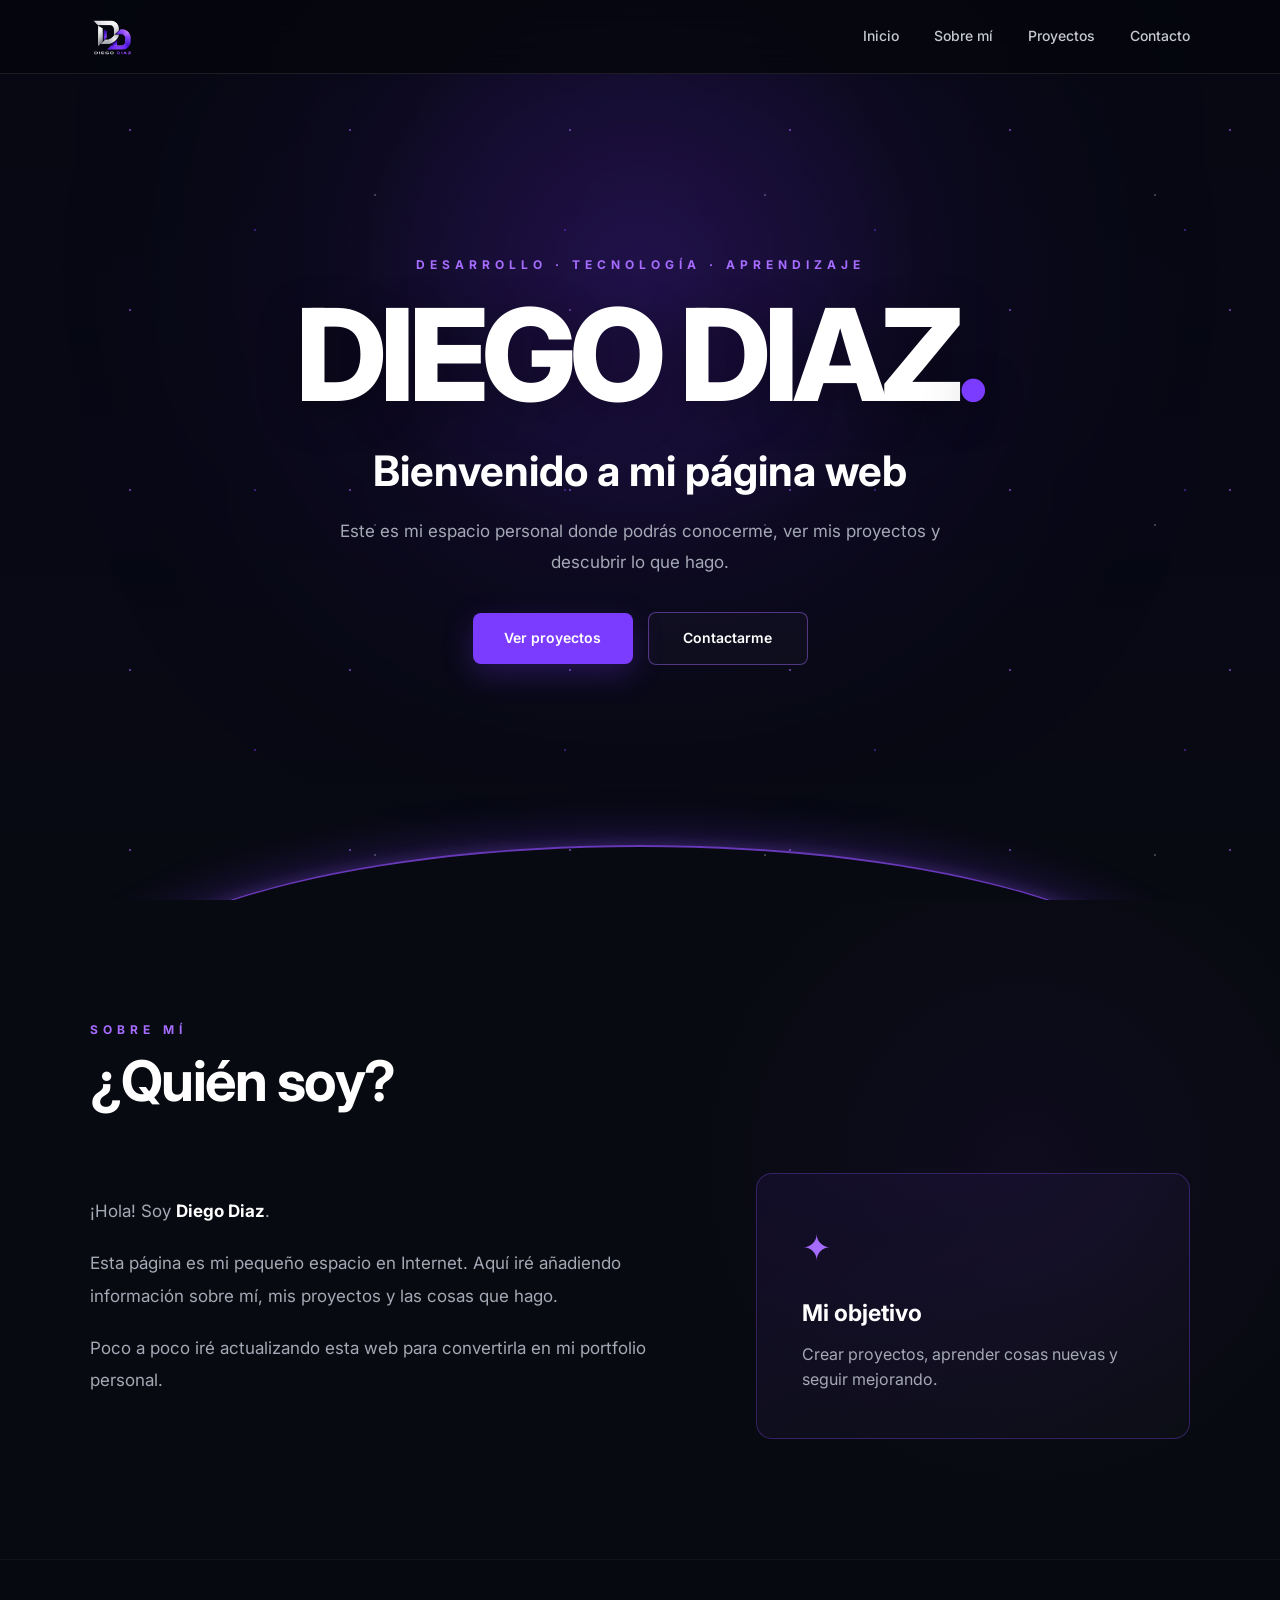
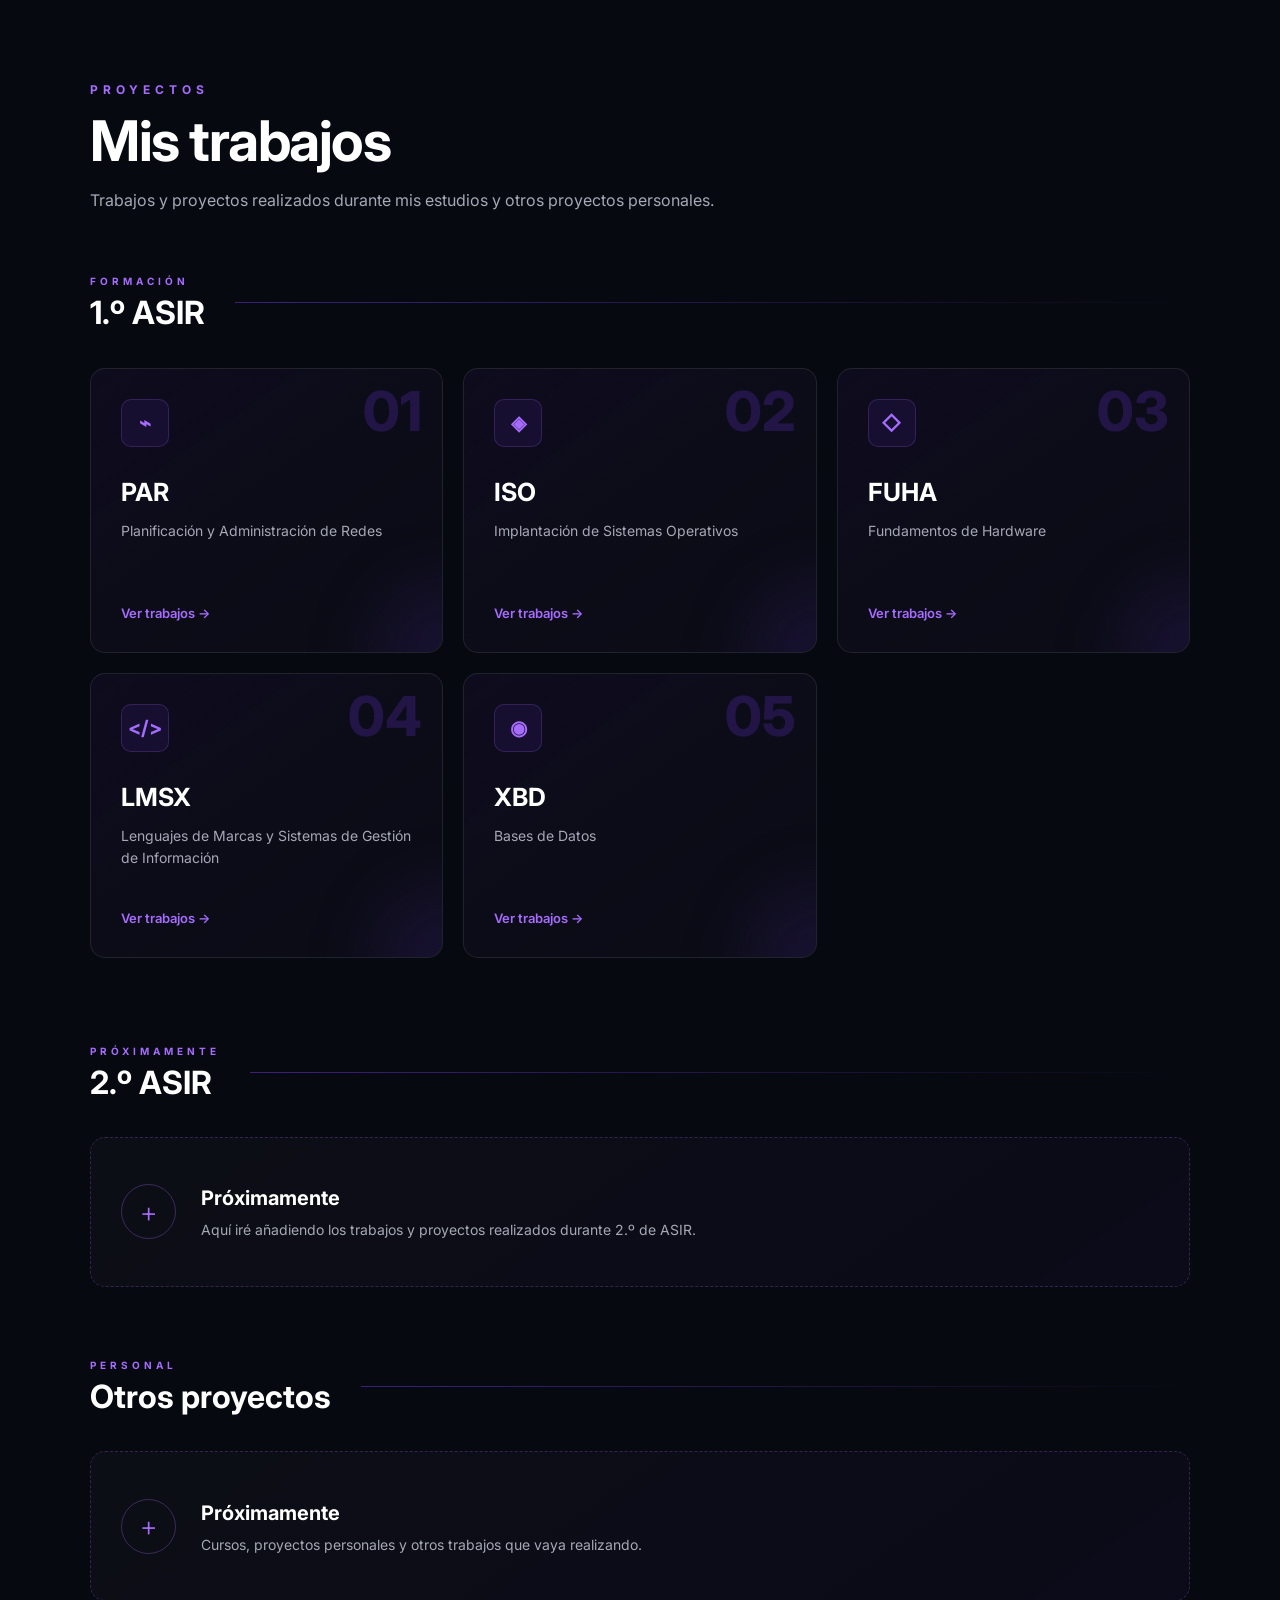
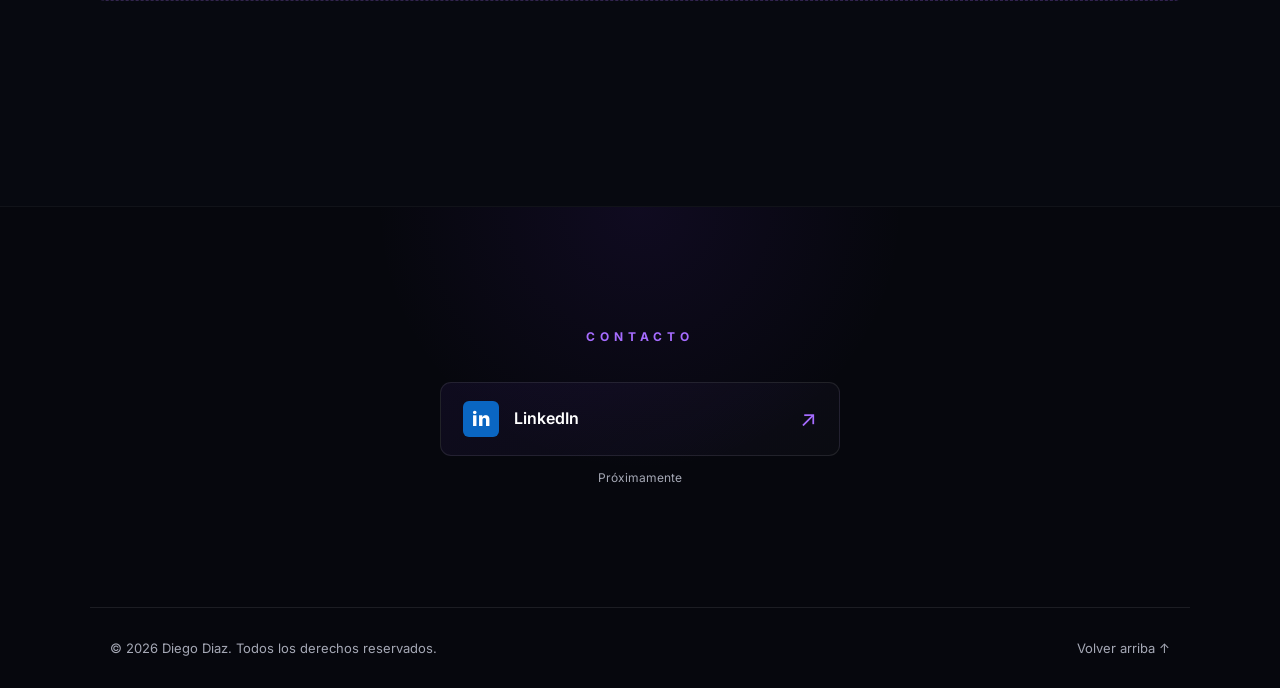
<file: index.html>
<!DOCTYPE html>
<html lang="es">

<head>
    <meta charset="UTF-8">
    <meta name="viewport" content="width=device-width, initial-scale=1.0">

    <title>Diego Diaz | Portfolio</title>

    <meta name="description" content="Portfolio personal de Diego Diaz">

    <link rel="stylesheet" href="style.css">

    <!-- Google Fonts -->
    <link rel="preconnect" href="https://fonts.googleapis.com">
    <link rel="preconnect" href="https://fonts.gstatic.com" crossorigin>

    <link
        href="https://fonts.googleapis.com/css2?family=Inter:wght@400;500;600;700;800&display=swap"
        rel="stylesheet"
    >
</head>

<body>

    <!-- =========================
         NAVEGACIÓN
    ========================== -->

    <header class="navbar">

        <div class="nav-container">

            <a href="#inicio" class="logo">
                <img src="logo.png" alt="Diego Diaz">
            </a>

            <nav>
                <a href="#inicio">Inicio</a>
                <a href="#sobre-mi">Sobre mí</a>
                <a href="#proyectos">Proyectos</a>
                <a href="#contacto">Contacto</a>
            </nav>

        </div>

    </header>


    <!-- =========================
         CONTENIDO
    ========================== -->

    <main>

        <!-- =========================
             INICIO
        ========================== -->

        <section id="inicio" class="hero">

            <div class="stars"></div>

            <div class="hero-glow"></div>

            <div class="hero-content">

                <p class="hero-small">
                    DESARROLLO · TECNOLOGÍA · APRENDIZAJE
                </p>

                <h1>
                    DIEGO DIAZ<span>.</span>
                </h1>

                <h2>
                    Bienvenido a mi página web
                </h2>

                <p class="hero-description">
                    Este es mi espacio personal donde podrás conocerme,
                    ver mis proyectos y descubrir lo que hago.
                </p>

                <div class="hero-buttons">

                    <a href="#proyectos" class="button primary">
                        Ver proyectos
                    </a>

                    <a href="#contacto" class="button secondary">
                        Contactarme
                    </a>

                </div>

            </div>

            <div class="hero-arc"></div>

        </section>


        <!-- =========================
             SOBRE MÍ
        ========================== -->

        <section id="sobre-mi" class="section about-section">

            <div class="section-container">

                <div class="section-heading">

                    <p class="section-label">
                        SOBRE MÍ
                    </p>

                    <h2 class="section-title">
                        ¿Quién soy?
                    </h2>

                </div>


                <div class="about-grid">

                    <div class="about-text">

                        <p>
                            ¡Hola! Soy <strong>Diego Diaz</strong>.
                        </p>

                        <p>
                            Esta página es mi pequeño espacio en Internet.
                            Aquí iré añadiendo información sobre mí,
                            mis proyectos y las cosas que hago.
                        </p>

                        <p>
                            Poco a poco iré actualizando esta web para
                            convertirla en mi portfolio personal.
                        </p>

                    </div>


                    <div class="about-card">

                        <div class="about-icon">
                            ✦
                        </div>

                        <h3>
                            Mi objetivo
                        </h3>

                        <p>
                            Crear proyectos, aprender cosas nuevas
                            y seguir mejorando.
                        </p>

                    </div>

                </div>

            </div>

        </section>


        <!-- =========================
             PROYECTOS
        ========================== -->

        <section id="proyectos" class="section projects-section">

            <div class="section-container">

                <div class="section-heading">

                    <p class="section-label">
                        PROYECTOS
                    </p>

                    <h2 class="section-title">
                        Mis trabajos
                    </h2>

                    <p class="section-description">
                        Trabajos y proyectos realizados durante mis estudios
                        y otros proyectos personales.
                    </p>

                </div>


                <!-- =========================
                     1.º ASIR
                ========================== -->

                <div class="study-section">

                    <div class="study-header">

                        <div>
                            <p class="study-label">
                                FORMACIÓN
                            </p>

                            <h3>
                                1.º ASIR
                            </h3>
                        </div>

                        <span class="study-line"></span>

                    </div>


                    <div class="subjects-grid">


                        <!-- PAR -->

                        <article class="subject-card">

                            <div class="subject-number">
                                01
                            </div>

                            <div class="subject-icon">
                                ⌁
                            </div>

                            <h4>
                                PAR
                            </h4>

                            <p>
                                Planificación y Administración de Redes
                            </p>

                            <a href="asignatura.html?modulo=par" class="subject-link">
                                Ver trabajos →
                            </a>

                        </article>


                        <!-- ISO -->

                        <article class="subject-card">

                            <div class="subject-number">
                                02
                            </div>

                            <div class="subject-icon">
                                ◈
                            </div>

                            <h4>
                                ISO
                            </h4>

                            <p>
                                Implantación de Sistemas Operativos
                            </p>

                            <a href="asignatura.html?modulo=iso" class="subject-link">
                                Ver trabajos →
                            </a>

                        </article>


                        <!-- FUHA -->

                        <article class="subject-card">

                            <div class="subject-number">
                                03
                            </div>

                            <div class="subject-icon">
                                ◇
                            </div>

                            <h4>
                                FUHA
                            </h4>

                            <p>
                                Fundamentos de Hardware
                            </p>

                            <a href="asignatura.html?modulo=fuha" class="subject-link">
                                Ver trabajos →
                            </a>

                        </article>


                        <!-- LMSX -->

                        <article class="subject-card">

                            <div class="subject-number">
                                04
                            </div>

                            <div class="subject-icon">
                                &lt;/&gt;
                            </div>

                            <h4>
                                LMSX
                            </h4>

                            <p>
                                Lenguajes de Marcas y Sistemas de Gestión de Información
                            </p>

                            <a href="asignatura.html?modulo=lmsx" class="subject-link">
                                Ver trabajos →
                            </a>

                        </article>


                        <!-- XBD -->

                        <article class="subject-card">

                            <div class="subject-number">
                                05
                            </div>

                            <div class="subject-icon">
                                ◉
                            </div>

                            <h4>
                                XBD
                            </h4>

                            <p>
                                Bases de Datos
                            </p>

                            <a href="asignatura.html?modulo=xbd" class="subject-link">
                                Ver trabajos →
                            </a>

                        </article>


                    </div>

                </div>


                <!-- =========================
                     2.º ASIR
                ========================== -->

                <div class="study-section future-section">

                    <div class="study-header">

                        <div>
                            <p class="study-label">
                                PRÓXIMAMENTE
                            </p>

                            <h3>
                                2.º ASIR
                            </h3>
                        </div>

                        <span class="study-line"></span>

                    </div>


                    <div class="future-card">

                        <div class="future-icon">
                            +
                        </div>

                        <div>

                            <h4>
                                Próximamente
                            </h4>

                            <p>
                                Aquí iré añadiendo los trabajos y proyectos
                                realizados durante 2.º de ASIR.
                            </p>

                        </div>

                    </div>

                </div>


                <!-- =========================
                     OTROS PROYECTOS
                ========================== -->

                <div class="study-section">

                    <div class="study-header">

                        <div>
                            <p class="study-label">
                                PERSONAL
                            </p>

                            <h3>
                                Otros proyectos
                            </h3>
                        </div>

                        <span class="study-line"></span>

                    </div>


                    <div class="future-card">

                        <div class="future-icon">
                            +
                        </div>

                        <div>

                            <h4>
                                Próximamente
                            </h4>

                            <p>
                                Cursos, proyectos personales y otros trabajos
                                que vaya realizando.
                            </p>

                        </div>

                    </div>

                </div>

            </div>

        </section>


        <!-- =========================
             CONTACTO
        ========================== -->

        <section id="contacto" class="section contact-section">

            <div class="section-container contact-container">

                <p class="section-label">
                    CONTACTO
                </p>

                <div class="socials">

                    <a href="#" class="social linkedin">

                        <div class="social-left">

                            <div class="linkedin-icon">
                                in
                            </div>

                            <span>
                                LinkedIn
                            </span>

                        </div>

                        <span class="social-arrow">
                            ↗
                        </span>

                    </a>

                </div>

                <p class="coming-soon">
                    Próximamente
                </p>

            </div>

        </section>

    </main>


    <!-- =========================
         FOOTER
    ========================== -->

    <footer>

        <p>
            © 2026 Diego Diaz. Todos los derechos reservados.
        </p>

        <a href="#inicio">
            Volver arriba ↑
        </a>

    </footer>


    <script src="script.js"></script>

</body>

</html>
</file>
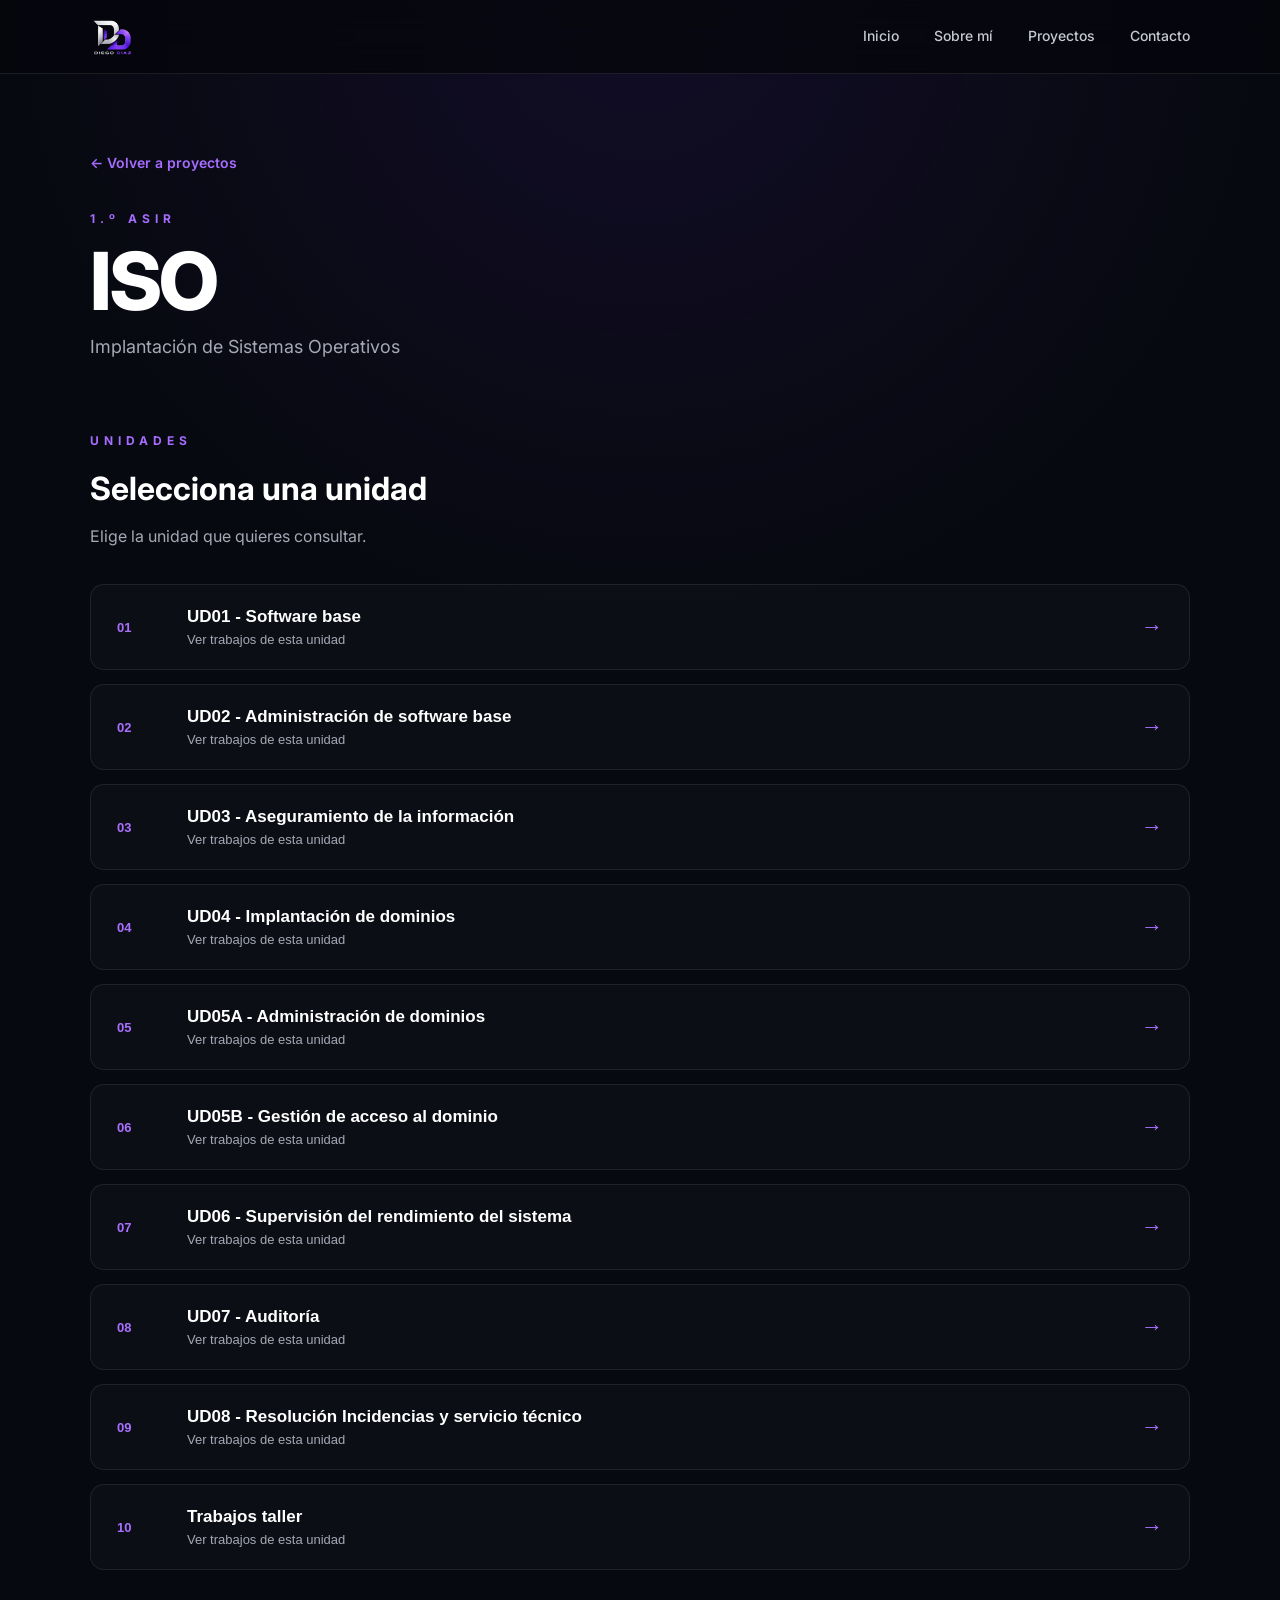
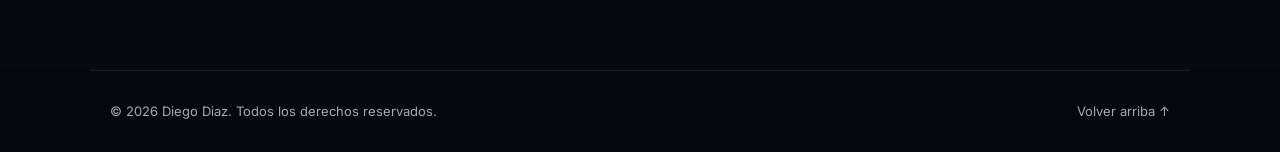
<file: asignatura.html>
<!DOCTYPE html>
<html lang="es">

<head>
    <meta charset="UTF-8">
    <meta name="viewport" content="width=device-width, initial-scale=1.0">

    <title>Proyectos | Diego Diaz</title>

    <meta
        name="description"
        content="Trabajos y proyectos de Diego Diaz"
    >

    <link rel="stylesheet" href="style.css">

    <link rel="preconnect" href="https://fonts.googleapis.com">
    <link rel="preconnect" href="https://fonts.gstatic.com" crossorigin>

    <link
        href="https://fonts.googleapis.com/css2?family=Inter:wght@400;500;600;700;800&display=swap"
        rel="stylesheet"
    >
</head>

<body>

    <header class="navbar">
        <div class="nav-container">

            <a href="index.html" class="logo">
                <img src="logo.png" alt="Diego Diaz">
            </a>

            <nav>
                <a href="index.html#inicio">Inicio</a>
                <a href="index.html#sobre-mi">Sobre mí</a>
                <a href="index.html#proyectos">Proyectos</a>
                <a href="index.html#contacto">Contacto</a>
            </nav>

        </div>
    </header>


    <main>

        <section class="projects-page">

            <div class="section-container">

                <!-- CABECERA -->

                <div class="projects-page-header">

                    <a
                        href="index.html#proyectos"
                        class="back-link"
                    >
                        ← Volver a proyectos
                    </a>

                    <p
                        class="section-label"
                        id="module-label"
                    >
                        1.º ASIR
                    </p>

                    <h1 id="module-title">
                        ISO
                    </h1>

                    <p id="module-description">
                        Implantación de Sistemas Operativos
                    </p>

                </div>


                <!-- SELECTOR DE UNIDADES -->

                <div id="unit-selector">

                    <div class="unit-selector-header">
                        <p class="section-label">
                            UNIDADES
                        </p>

                        <h2>
                            Selecciona una unidad
                        </h2>

                        <p>
                            Elige la unidad que quieres consultar.
                        </p>
                    </div>

                    <div
                        id="unit-list"
                        class="unit-list"
                    ></div>

                </div>


                <!-- CONTENIDO DE LA UNIDAD -->

                <div
                    id="unit-content"
                    class="unit-content hidden"
                >

                    <!-- NAVEGACIÓN ENTRE UNIDADES -->

                    <div class="unit-navigation">

                        <button
                            id="previous-unit"
                            class="unit-nav-button"
                        >
                            ← Unidad anterior
                        </button>

                        <button
                            id="back-to-units"
                            class="unit-nav-button center"
                        >
                            Todas las unidades
                        </button>

                        <button
                            id="next-unit"
                            class="unit-nav-button"
                        >
                            Siguiente unidad →
                        </button>

                    </div>


                    <!-- INFORMACIÓN DE LA UNIDAD -->

                    <div class="selected-unit-header">

                        <p
                            class="section-label"
                            id="selected-unit-label"
                        >
                            UNIDAD
                        </p>

                        <h2 id="selected-unit-title">
                            UD01 - Software base
                        </h2>

                    </div>


                    <!-- TRABAJOS -->

                    <div id="works-container">

                        <div class="loading">
                            Cargando trabajos...
                        </div>

                    </div>

                </div>

            </div>

        </section>

    </main>


    <footer>

        <p>
            © 2026 Diego Diaz. Todos los derechos reservados.
        </p>

        <a href="index.html#inicio">
            Volver arriba ↑
        </a>

    </footer>


    <script src="script.js"></script>

</body>

</html>
</file>
<file: style.css>
/* =========================================
   CONFIGURACIÓN GENERAL
========================================= */

* {
    margin: 0;
    padding: 0;
    box-sizing: border-box;
}

html {
    scroll-behavior: smooth;
}

body {
    font-family: "Inter", sans-serif;
    background: #06070d;
    color: #ffffff;
    line-height: 1.6;
    overflow-x: hidden;
}


/* =========================================
   VARIABLES
========================================= */

:root {
    --purple: #7c3cff;
    --purple-light: #a66cff;
    --purple-bright: #914dff;

    --background: #06070d;
    --background-light: #0c0e17;

    --text: #ffffff;
    --text-muted: #a5a8b5;

    --border: rgba(255, 255, 255, 0.09);
}


/* =========================================
   NAVBAR
========================================= */

.navbar {
    position: fixed;

    top: 0;
    left: 0;

    width: 100%;
    height: 74px;

    background: rgba(6, 7, 13, 0.82);

    backdrop-filter: blur(18px);
    -webkit-backdrop-filter: blur(18px);

    border-bottom: 1px solid var(--border);

    z-index: 1000;
}

.nav-container {
    width: 100%;
    max-width: 1150px;

    height: 100%;

    margin: 0 auto;
    padding: 0 25px;

    display: flex;
    align-items: center;
    justify-content: space-between;
}


/* =========================================
   LOGO
========================================= */

.logo {
    display: flex;
    align-items: center;

    width: auto;
    height: 55px;

    text-decoration: none;
}

.logo img {
    display: block;

    width: auto;
    height: 45px;

    max-width: 150px;

    object-fit: contain;

    transition: transform 0.3s ease;
}

.logo:hover img {
    transform: scale(1.04);
}


/* =========================================
   MENÚ
========================================= */

nav {
    display: flex;
    align-items: center;
    gap: 35px;
}

nav a {
    color: #c7c9d1;

    text-decoration: none;

    font-size: 14px;
    font-weight: 500;

    transition:
        color 0.3s ease,
        transform 0.3s ease;
}

nav a:hover {
    color: var(--purple-light);

    transform: translateY(-1px);
}


/* =========================================
   HERO
========================================= */

.hero {
    min-height: 100vh;

    position: relative;

    display: flex;
    align-items: center;
    justify-content: center;

    text-align: center;

    overflow: hidden;

    padding: 120px 20px 100px;

    background:
        radial-gradient(
            circle at 50% 30%,
            rgba(92, 42, 190, 0.18),
            transparent 35%
        ),
        linear-gradient(
            180deg,
            #070812 0%,
            #080815 55%,
            #080a12 100%
        );
}


/* =========================================
   ESTRELLAS
========================================= */

.stars {
    position: absolute;

    inset: 0;

    pointer-events: none;

    opacity: 0.65;

    background-image:
        radial-gradient(
            circle,
            rgba(166, 108, 255, 0.8) 1px,
            transparent 1.5px
        ),
        radial-gradient(
            circle,
            rgba(124, 60, 255, 0.65) 1px,
            transparent 1.5px
        ),
        radial-gradient(
            circle,
            rgba(255, 255, 255, 0.35) 1px,
            transparent 1.5px
        );

    background-size:
        220px 180px,
        310px 260px,
        390px 330px;

    background-position:
        20px 40px,
        100px 100px,
        180px 30px;
}


/* =========================================
   BRILLO CENTRAL
========================================= */

.hero-glow {
    position: absolute;

    width: 500px;
    height: 500px;

    top: 30%;
    left: 50%;

    transform: translate(-50%, -50%);

    border-radius: 50%;

    background: rgba(113, 45, 255, 0.18);

    filter: blur(150px);

    pointer-events: none;
}


/* =========================================
   CONTENIDO HERO
========================================= */

.hero-content {
    position: relative;

    z-index: 5;

    width: 100%;
    max-width: 850px;
}


/* =========================================
   TEXTO PEQUEÑO
========================================= */

.hero-small {
    color: var(--purple-light);

    font-size: 12px;

    font-weight: 700;

    letter-spacing: 5px;

    margin-bottom: 20px;
}


/* =========================================
   NOMBRE
========================================= */

.hero h1 {
    font-size: clamp(65px, 10vw, 135px);

    line-height: 0.95;

    font-weight: 800;

    letter-spacing: -6px;

    margin-bottom: 30px;

    text-shadow:
        0 10px 40px rgba(0, 0, 0, 0.35);
}

.hero h1 span {
    color: var(--purple);
}


/* =========================================
   SUBTÍTULO
========================================= */

.hero h2 {
    font-size: clamp(25px, 4vw, 42px);

    line-height: 1.2;

    font-weight: 700;

    margin-bottom: 20px;
}


/* =========================================
   DESCRIPCIÓN
========================================= */

.hero-description {
    max-width: 620px;

    margin: 0 auto;

    color: var(--text-muted);

    font-size: 17px;

    line-height: 1.8;
}


/* =========================================
   BOTONES
========================================= */

.hero-buttons {
    display: flex;

    align-items: center;
    justify-content: center;

    gap: 15px;

    margin-top: 35px;
}

.button {
    min-width: 160px;

    padding: 14px 25px;

    border-radius: 8px;

    text-decoration: none;

    font-size: 14px;

    font-weight: 600;

    transition:
        transform 0.3s ease,
        background 0.3s ease,
        border-color 0.3s ease,
        box-shadow 0.3s ease;
}

.button.primary {
    color: white;

    background: var(--purple);

    box-shadow:
        0 10px 30px rgba(124, 60, 255, 0.25);
}

.button.primary:hover {
    background: var(--purple-bright);

    transform: translateY(-3px);

    box-shadow:
        0 15px 40px rgba(124, 60, 255, 0.40);
}

.button.secondary {
    color: white;

    background: rgba(255, 255, 255, 0.025);

    border: 1px solid rgba(166, 108, 255, 0.45);
}

.button.secondary:hover {
    background: rgba(124, 60, 255, 0.10);

    border-color: var(--purple-light);

    transform: translateY(-3px);
}


/* =========================================
   ARCO
========================================= */

.hero-arc {
    position: absolute;

    width: 1100px;
    height: 330px;

    left: 50%;
    bottom: -275px;

    transform: translateX(-50%);

    border-radius: 50%;

    border-top: 2px solid rgba(145, 76, 255, 0.70);

    box-shadow:
        0 -10px 45px rgba(124, 60, 255, 0.22),
        0 -2px 15px rgba(166, 108, 255, 0.20);

    pointer-events: none;

    z-index: 3;
}


/* =========================================
   SECCIONES
========================================= */

.section {
    padding: 120px 20px;
}

.section-container {
    width: 100%;
    max-width: 1100px;

    margin: 0 auto;
}

.section-heading {
    margin-bottom: 60px;
}

.section-label {
    color: var(--purple-light);

    font-size: 12px;

    font-weight: 700;

    letter-spacing: 5px;

    margin-bottom: 12px;
}

.section-title {
    font-size: clamp(38px, 5vw, 56px);

    line-height: 1.1;

    font-weight: 700;

    letter-spacing: -1.5px;
}

.section-description {
    color: var(--text-muted);

    font-size: 16px;

    margin-top: 15px;

    max-width: 700px;
}


/* =========================================
   SOBRE MÍ
========================================= */

.about-section {
    background:
        radial-gradient(
            circle at 80% 40%,
            rgba(93, 37, 180, 0.08),
            transparent 30%
        ),
        #080a11;
}

.about-grid {
    display: grid;

    grid-template-columns: 1.35fr 1fr;

    gap: 80px;

    align-items: center;
}

.about-text {
    color: var(--text-muted);

    font-size: 17px;

    line-height: 1.9;
}

.about-text p {
    margin-bottom: 20px;
}

.about-text strong {
    color: white;
}


/* =========================================
   TARJETA OBJETIVO
========================================= */

.about-card {
    min-height: 240px;

    padding: 45px;

    display: flex;

    flex-direction: column;

    justify-content: center;

    background:
        linear-gradient(
            145deg,
            rgba(91, 40, 190, 0.12),
            rgba(255, 255, 255, 0.02)
        );

    border: 1px solid rgba(139, 79, 255, 0.30);

    border-radius: 16px;

    transition:
        transform 0.3s ease,
        border-color 0.3s ease,
        box-shadow 0.3s ease;
}

.about-card:hover {
    transform: translateY(-5px);

    border-color: rgba(166, 108, 255, 0.70);

    box-shadow:
        0 20px 60px rgba(60, 20, 130, 0.18);
}

.about-icon {
    color: var(--purple-light);

    font-size: 35px;

    margin-bottom: 20px;
}

.about-card h3 {
    font-size: 23px;

    margin-bottom: 10px;
}

.about-card p {
    color: var(--text-muted);
}


/* =========================================
   PROYECTOS
========================================= */

.projects-section {
    background: #070910;

    border-top: 1px solid rgba(255, 255, 255, 0.04);

    border-bottom: 1px solid rgba(255, 255, 255, 0.04);
}


/* =========================================
   SECCIONES DE ESTUDIO
========================================= */

.study-section {
    margin-bottom: 85px;
}

.study-header {
    display: flex;

    align-items: center;

    gap: 30px;

    margin-bottom: 35px;
}

.study-header h3 {
    font-size: 32px;

    line-height: 1.2;

    margin-top: 5px;
}

.study-label {
    color: var(--purple-light);

    font-size: 10px;

    font-weight: 700;

    letter-spacing: 4px;
}

.study-line {
    height: 1px;

    flex: 1;

    background:
        linear-gradient(
            90deg,
            rgba(124, 60, 255, 0.45),
            transparent
        );
}


/* =========================================
   ASIGNATURAS
========================================= */

.subjects-grid {
    display: grid;

    grid-template-columns: repeat(3, 1fr);

    gap: 20px;
}

.subject-card {
    min-height: 285px;

    position: relative;

    overflow: hidden;

    padding: 30px;

    background:
        linear-gradient(
            145deg,
            rgba(55, 31, 110, 0.15),
            rgba(255, 255, 255, 0.015)
        );

    border: 1px solid var(--border);

    border-radius: 15px;

    transition:
        transform 0.3s ease,
        border-color 0.3s ease,
        box-shadow 0.3s ease;
}

.subject-card::after {
    content: "";

    position: absolute;

    width: 150px;
    height: 150px;

    right: -80px;
    bottom: -80px;

    border-radius: 50%;

    background: rgba(124, 60, 255, 0.12);

    filter: blur(35px);

    pointer-events: none;
}

.subject-card:hover {
    transform: translateY(-7px);

    border-color: rgba(139, 79, 255, 0.60);

    box-shadow:
        0 25px 60px rgba(0, 0, 0, 0.35);
}

.subject-number {
    position: absolute;

    top: 15px;
    right: 20px;

    font-size: 55px;

    line-height: 1;

    font-weight: 800;

    color: rgba(124, 60, 255, 0.20);
}

.subject-icon {
    position: relative;

    z-index: 2;

    width: 48px;
    height: 48px;

    display: flex;

    align-items: center;
    justify-content: center;

    margin-bottom: 25px;

    color: var(--purple-light);

    background: rgba(124, 60, 255, 0.09);

    border: 1px solid rgba(166, 108, 255, 0.20);

    border-radius: 10px;

    font-size: 20px;

    font-weight: 700;
}

.subject-card h4 {
    position: relative;

    z-index: 2;

    font-size: 25px;

    margin-bottom: 8px;
}

.subject-card p {
    position: relative;

    z-index: 2;

    color: var(--text-muted);

    font-size: 14px;

    line-height: 1.6;

    min-height: 50px;
}

.subject-link {
    position: absolute;

    z-index: 3;

    left: 30px;
    bottom: 28px;

    color: var(--purple-light);

    text-decoration: none;

    font-size: 13px;

    font-weight: 600;

    transition: color 0.3s ease;
}

.subject-link:hover {
    color: white;
}


/* =========================================
   PRÓXIMAMENTE
========================================= */

.future-section {
    margin-bottom: 70px;
}

.future-card {
    min-height: 150px;

    display: flex;

    align-items: center;

    gap: 25px;

    padding: 30px;

    background:
        linear-gradient(
            145deg,
            rgba(255, 255, 255, 0.025),
            rgba(124, 60, 255, 0.04)
        );

    border: 1px dashed rgba(166, 108, 255, 0.25);

    border-radius: 15px;
}

.future-icon {
    flex-shrink: 0;

    width: 55px;
    height: 55px;

    display: flex;

    align-items: center;
    justify-content: center;

    border-radius: 50%;

    color: var(--purple-light);

    border: 1px solid rgba(166, 108, 255, 0.30);

    font-size: 28px;

    font-weight: 300;
}

.future-card h4 {
    font-size: 20px;

    margin-bottom: 5px;
}

.future-card p {
    color: var(--text-muted);

    font-size: 14px;
}


/* =========================================
   CONTACTO
========================================= */

.contact-section {
    text-align: center;

    background:
        radial-gradient(
            circle at 50% 0%,
            rgba(101, 44, 205, 0.10),
            transparent 35%
        ),
        var(--background);
}

.contact-container {
    display: flex;

    flex-direction: column;

    align-items: center;
}

.contact-section .section-label {
    margin-bottom: 35px;
}

.socials {
    width: 100%;

    display: flex;

    justify-content: center;
}

.social {
    width: 100%;
    max-width: 400px;

    display: flex;

    align-items: center;
    justify-content: space-between;

    padding: 18px 22px;

    color: white;

    text-decoration: none;

    background:
        linear-gradient(
            145deg,
            rgba(80, 45, 160, 0.12),
            rgba(255, 255, 255, 0.02)
        );

    border: 1px solid var(--border);

    border-radius: 11px;

    transition:
        transform 0.3s ease,
        border-color 0.3s ease,
        box-shadow 0.3s ease;
}

.social:hover {
    transform: translateY(-4px);

    border-color:
        rgba(139, 79, 255, 0.65);

    box-shadow:
        0 15px 40px rgba(70, 30, 150, 0.18);
}

.social-left {
    display: flex;

    align-items: center;

    gap: 15px;

    font-weight: 600;
}

.linkedin-icon {
    width: 36px;
    height: 36px;

    display: flex;

    align-items: center;
    justify-content: center;

    border-radius: 6px;

    background: #0a66c2;

    color: white;

    font-size: 20px;

    font-weight: 800;
}

.social-arrow {
    color: var(--purple-light);

    font-size: 22px;
}

.coming-soon {
    color: var(--text-muted);

    font-size: 12px;

    margin-top: 12px;
}


/* =========================================
   FOOTER
========================================= */

footer {
    width: 100%;
    max-width: 1100px;

    margin: 0 auto;

    padding: 30px 20px;

    display: flex;

    align-items: center;
    justify-content: space-between;

    border-top: 1px solid var(--border);

    color: var(--text-muted);

    font-size: 13px;
}

footer a {
    color: var(--text-muted);

    text-decoration: none;

    transition: color 0.3s ease;
}

footer a:hover {
    color: var(--purple-light);
}


/* =========================================
   RESPONSIVE
========================================= */

@media (max-width: 900px) {

    .subjects-grid {
        grid-template-columns: repeat(2, 1fr);
    }

    .about-grid {
        grid-template-columns: 1fr;

        gap: 35px;
    }
}


@media (max-width: 800px) {

    .navbar {
        height: 68px;
    }

    .nav-container {
        padding: 0 15px;
    }

    .logo img {
        height: 40px;

        max-width: 120px;
    }

    nav {
        gap: 13px;
    }

    nav a {
        font-size: 11px;
    }


    .hero {
        padding-top: 100px;
    }

    .hero-small {
        font-size: 9px;

        letter-spacing: 3px;
    }

    .hero h1 {
        font-size: clamp(55px, 15vw, 90px);

        letter-spacing: -4px;
    }

    .hero-buttons {
        flex-direction: column;
    }

    .button {
        width: 220px;

        text-align: center;
    }


    .study-header {
        gap: 15px;
    }

    .study-header h3 {
        font-size: 27px;
    }

    .study-line {
        display: none;
    }


    footer {
        flex-direction: column;

        gap: 12px;

        text-align: center;
    }
}


@media (max-width: 600px) {

    .subjects-grid {
        grid-template-columns: 1fr;
    }

    .future-card {
        align-items: flex-start;
    }
}


@media (max-width: 500px) {

    .logo img {
        height: 35px;

        max-width: 100px;
    }

    nav {
        gap: 8px;
    }

    nav a {
        font-size: 9px;
    }

    .hero-small {
        letter-spacing: 2px;
    }

    .section {
        padding: 90px 20px;
    }

    .section-title {
        font-size: 38px;
    }

    .study-section {
        margin-bottom: 60px;
    }

    .future-card {
        padding: 22px;
    }
}

/* =========================================
   PÁGINA DE ASIGNATURA
========================================= */

.projects-page {
    min-height: 100vh;

    padding: 150px 20px 100px;

    background:
        radial-gradient(
            circle at 50% 0%,
            rgba(101, 44, 205, 0.12),
            transparent 35%
        ),
        #070910;
}


/* =========================================
   CABECERA DE PROYECTOS
========================================= */

.projects-page-header {
    margin-bottom: 70px;
}

.projects-page-header h1 {
    font-size: clamp(50px, 7vw, 80px);

    line-height: 1;

    font-weight: 800;

    letter-spacing: -3px;

    margin-bottom: 12px;
}

.projects-page-header p:not(.section-label) {
    color: var(--text-muted);

    font-size: 18px;
}


/* =========================================
   BOTÓN VOLVER
========================================= */

.back-link {
    display: inline-block;

    margin-bottom: 35px;

    color: var(--purple-light);

    text-decoration: none;

    font-size: 14px;

    font-weight: 600;

    transition: color 0.3s ease;
}

.back-link:hover {
    color: white;
}


/* =========================================
   TEMAS
========================================= */

.topic-section {
    margin-bottom: 65px;
}

.topic-header {
    display: flex;

    align-items: center;
    justify-content: space-between;

    gap: 20px;

    padding-bottom: 18px;

    margin-bottom: 18px;

    border-bottom: 1px solid var(--border);
}

.topic-header h3 {
    font-size: 24px;

    font-weight: 700;
}

.topic-count {
    color: var(--purple-light);

    font-size: 13px;

    font-weight: 600;

    white-space: nowrap;
}


/* =========================================
   LISTA DE TRABAJOS
========================================= */

.works-list {
    display: flex;

    flex-direction: column;

    gap: 10px;
}


/* =========================================
   TARJETA DE TRABAJO
========================================= */

.work-card {
    display: flex;

    align-items: center;

    gap: 18px;

    width: 100%;

    padding: 18px 20px;

    color: white;

    text-decoration: none;

    background:
        linear-gradient(
            145deg,
            rgba(55, 31, 110, 0.13),
            rgba(255, 255, 255, 0.018)
        );

    border: 1px solid var(--border);

    border-radius: 12px;

    transition:
        transform 0.25s ease,
        border-color 0.25s ease,
        background 0.25s ease,
        box-shadow 0.25s ease;
}

.work-card:hover {
    transform: translateX(5px);

    border-color:
        rgba(139, 79, 255, 0.55);

    background:
        linear-gradient(
            145deg,
            rgba(80, 40, 160, 0.18),
            rgba(255, 255, 255, 0.025)
        );

    box-shadow:
        0 10px 35px rgba(0, 0, 0, 0.25);
}


/* =========================================
   ICONO PDF
========================================= */

.work-icon {
    flex-shrink: 0;

    width: 48px;
    height: 48px;

    display: flex;

    align-items: center;
    justify-content: center;

    border-radius: 9px;

    color: var(--purple-light);

    background: rgba(124, 60, 255, 0.10);

    border: 1px solid rgba(166, 108, 255, 0.25);

    font-size: 10px;

    font-weight: 800;

    letter-spacing: 0.5px;
}


/* =========================================
   INFORMACIÓN
========================================= */

.work-information {
    flex: 1;

    min-width: 0;
}

.work-information h4 {
    margin-bottom: 3px;

    font-size: 15px;

    font-weight: 600;

    white-space: nowrap;

    overflow: hidden;

    text-overflow: ellipsis;
}

.work-information p {
    color: var(--text-muted);

    font-size: 12px;

    white-space: nowrap;

    overflow: hidden;

    text-overflow: ellipsis;
}


/* =========================================
   FLECHA
========================================= */

.work-arrow {
    flex-shrink: 0;

    color: var(--purple-light);

    font-size: 21px;

    transition:
        transform 0.25s ease,
        color 0.25s ease;
}

.work-card:hover .work-arrow {
    transform: translate(3px, -3px);

    color: white;
}


/* =========================================
   SIN TRABAJOS
========================================= */

.empty-topic {
    padding: 20px;

    color: var(--text-muted);

    font-size: 14px;

    background: rgba(255, 255, 255, 0.015);

    border: 1px dashed var(--border);

    border-radius: 10px;
}


/* =========================================
   CARGANDO
========================================= */

.loading {
    padding: 50px 20px;

    text-align: center;

    color: var(--text-muted);

    font-size: 14px;
}


/* =========================================
   RESPONSIVE - ASIGNATURA
========================================= */

@media (max-width: 600px) {

    .projects-page {
        padding-top: 120px;
    }

    .projects-page-header {
        margin-bottom: 50px;
    }

    .projects-page-header h1 {
        letter-spacing: -2px;
    }

    .topic-header h3 {
        font-size: 20px;
    }

    .work-card {
        padding: 15px;

        gap: 12px;
    }

    .work-icon {
        width: 42px;
        height: 42px;
    }

    .work-information h4 {
        font-size: 13px;
    }

    .work-information p {
        font-size: 10px;
    }
}

/* =========================================
   SELECTOR DE UNIDADES
   ========================================= */

.unit-selector {
    margin-top: 70px;
}

.unit-selector-header {
    margin-bottom: 35px;
}

.unit-selector-header h2 {
    margin: 8px 0 10px;
    font-size: 32px;
    font-weight: 700;
}

.unit-selector-header p:not(.section-label) {
    color: var(--text-muted);
}


/* LISTA DE UNIDADES */

.unit-list {
    display: grid;
    gap: 14px;
}


/* TARJETA DE UNIDAD */

.unit-card {
    width: 100%;
    display: flex;
    align-items: center;
    gap: 22px;

    padding: 22px 26px;

    background: rgba(255, 255, 255, 0.025);

    border: 1px solid rgba(255, 255, 255, 0.08);

    border-radius: 14px;

    color: inherit;

    text-align: left;

    cursor: pointer;

    transition:
        transform 0.25s ease,
        border-color 0.25s ease,
        background 0.25s ease;
}

.unit-card:hover {
    transform: translateX(6px);

    border-color: rgba(150, 80, 255, 0.55);

    background: rgba(130, 70, 255, 0.06);
}


/* NÚMERO */

.unit-number {
    min-width: 48px;

    font-size: 13px;

    font-weight: 700;

    color: #a970ff;
}


/* INFORMACIÓN */

.unit-information {
    flex: 1;
}

.unit-information h3 {
    margin: 0 0 5px;

    font-size: 17px;

    font-weight: 600;
}

.unit-information p {
    margin: 0;

    font-size: 13px;

    color: var(--text-muted);
}


/* FLECHA */

.unit-arrow {
    font-size: 22px;

    color: #a970ff;

    transition:
        transform 0.25s ease;
}

.unit-card:hover .unit-arrow {
    transform: translateX(5px);
}


/* =========================================
   CONTENIDO DE UNIDAD
   ========================================= */

.hidden {
    display: none !important;
}


.unit-content {
    margin-top: 55px;
}


/* =========================================
   NAVEGACIÓN
   ========================================= */

.unit-navigation {
    display: grid;

    grid-template-columns: 1fr auto 1fr;

    align-items: center;

    gap: 15px;

    margin-bottom: 50px;

    padding-bottom: 25px;

    border-bottom: 1px solid
        rgba(255, 255, 255, 0.08);
}


.unit-nav-button {
    padding: 12px 18px;

    border: 1px solid
        rgba(255, 255, 255, 0.10);

    border-radius: 9px;

    background:
        rgba(255, 255, 255, 0.025);

    color: var(--text-main);

    cursor: pointer;

    font-family: inherit;

    transition:
        background 0.2s ease,
        border-color 0.2s ease,
        opacity 0.2s ease;
}

.unit-nav-button:hover:not(:disabled) {
    background:
        rgba(130, 70, 255, 0.08);

    border-color:
        rgba(150, 80, 255, 0.45);
}

.unit-nav-button.center {
    color: #b57cff;
}

.unit-nav-button:disabled {
    opacity: 0.3;

    cursor: not-allowed;
}


/* =========================================
   CABECERA UNIDAD
   ========================================= */

.selected-unit-header {
    margin-bottom: 35px;
}

.selected-unit-header h2 {
    margin: 8px 0 0;

    font-size: 30px;

    font-weight: 700;
}


/* =========================================
   LISTA DE TRABAJOS
   ========================================= */

#works-container {
    display: grid;

    gap: 12px;
}

.work-card {
    display: flex;

    align-items: center;

    gap: 18px;

    padding: 18px 20px;

    text-decoration: none;

    color: inherit;

    background:
        rgba(255, 255, 255, 0.025);

    border:
        1px solid rgba(255, 255, 255, 0.07);

    border-radius: 12px;

    transition:
        transform 0.2s ease,
        border-color 0.2s ease,
        background 0.2s ease;
}

.work-card:hover {
    transform: translateX(5px);

    border-color:
        rgba(150, 80, 255, 0.45);

    background:
        rgba(130, 70, 255, 0.05);
}

.work-icon {
    display: flex;

    align-items: center;
    justify-content: center;

    width: 48px;
    height: 48px;

    flex-shrink: 0;

    border-radius: 10px;

    background:
        rgba(150, 80, 255, 0.12);

    color: #b57cff;

    font-size: 11px;

    font-weight: 800;
}

.work-information {
    flex: 1;

    min-width: 0;
}

.work-information h4 {
    margin: 0 0 5px;

    font-size: 15px;

    font-weight: 600;
}

.work-information p {
    margin: 0;

    font-size: 12px;

    color: var(--text-muted);

    overflow: hidden;

    text-overflow: ellipsis;

    white-space: nowrap;
}

.work-arrow {
    font-size: 20px;

    color: #a970ff;
}


/* =========================================
   MENSAJES
   ========================================= */

.loading,
.empty-topic {
    padding: 30px;

    text-align: center;

    color: var(--text-muted);
}
</file>
